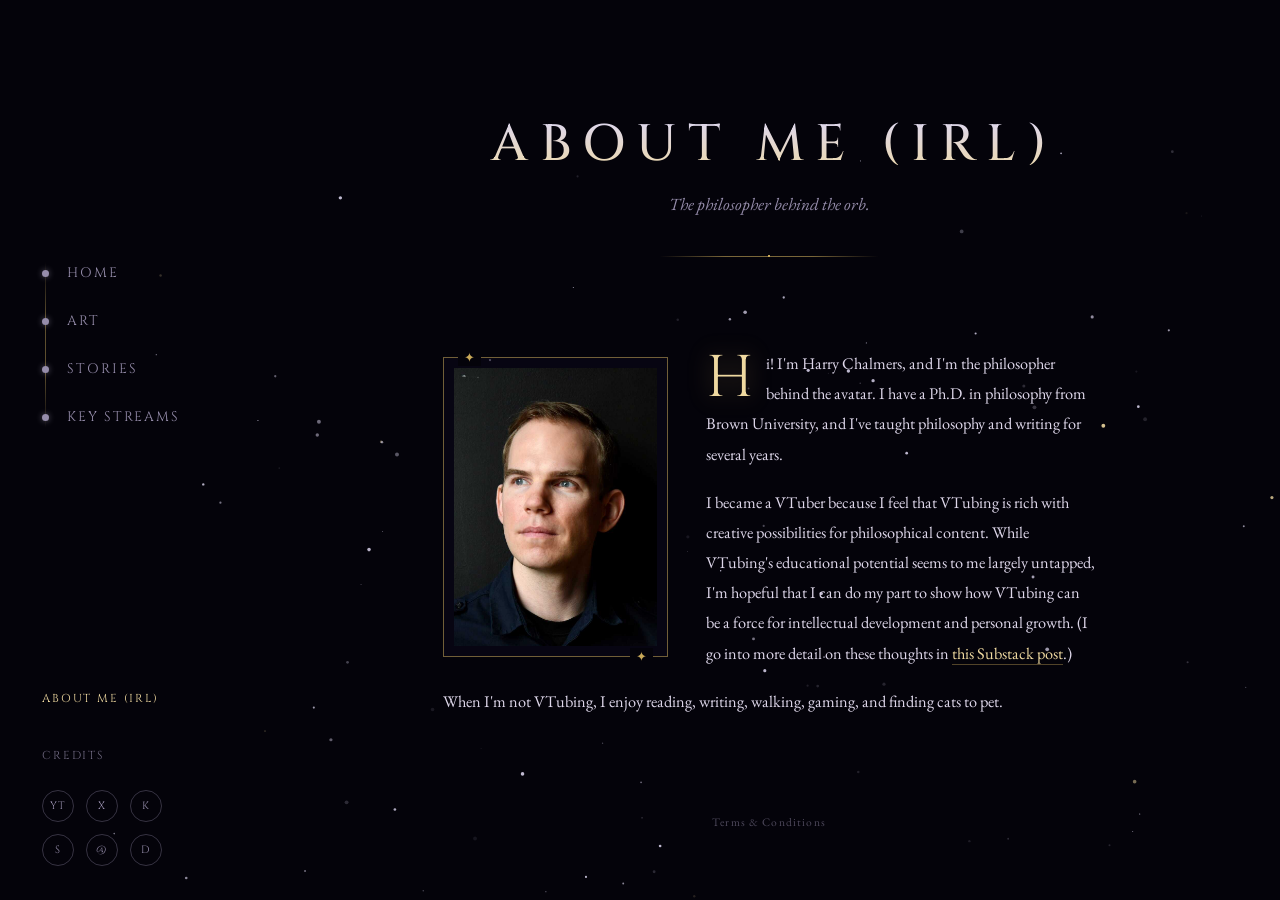
<file: about.html>
<!DOCTYPE html>
<html lang="en">
<head>
<meta charset="UTF-8">
<meta name="viewport" content="width=device-width, initial-scale=1.0">
<title>About Me (IRL) — AXAEON</title>
<meta name="description" content="About Harry Chalmers, the philosopher behind Axaeon.">
<link rel="preconnect" href="https://fonts.googleapis.com">
<link href="https://fonts.googleapis.com/css2?family=Cinzel:wght@400;500;600&family=EB+Garamond:ital,wght@0,400;1,400&display=swap" rel="stylesheet">
<link href="https://api.fontshare.com/v2/css?f[]=author@300,301,400,401,500&display=swap" rel="stylesheet">
<link rel="stylesheet" href="assets/css/style.css">
</head>
<body>

<canvas id="sky"></canvas>

<button class="nav-toggle" id="navToggle" aria-label="Open menu"><span></span><span></span><span></span></button>

<nav class="constellation-nav">
  <div class="nav-main">
    <a href="index.html"><span class="star-node"></span>Home</a>
    <div class="nav-group">
      <a href="art.html"><span class="star-node"></span>Art</a>
      <div class="nav-sub">
        <a href="refs.html"><span class="star-node"></span>Reference Sheets</a>
        <a href="fanart.html"><span class="star-node"></span>Fan Art</a>
      </div>
    </div>
    <a href="stories.html"><span class="star-node"></span>Stories</a>
    <a href="streams.html"><span class="star-node"></span>Key Streams</a>
  </div>
  <div class="nav-bottom">
    <a href="about.html" class="credits-link active">About Me (IRL)</a>
    <a href="credits.html" class="credits-link">Credits</a>
    <div class="socials-col">
      <a href="https://www.youtube.com/@AxaeonVT" title="YouTube">YT</a>
      <a href="https://x.com/AxaeonVT" title="Twitter / X">X</a>
      <a href="https://ko-fi.com/axaeon" title="Ko-fi">K</a>
      <a href="https://noeticpathways.substack.com" title="Substack — Noetic Pathways">S</a>
      <a href="mailto:axaeonchannel@gmail.com" title="Email Axaeon">@</a>
      <a href="https://discordapp.com/users/522607400134508544" title="Discord">D</a>
    </div>
  </div>
</nav>

<main>
  <div class="page-head">
    <h1>ABOUT ME (IRL)</h1>
    <div class="page-sub">The philosopher behind the orb.</div>
    <div class="page-divider"></div>
  </div>

  <section>
    <div class="lore-layout">
      <div class="lore-figure">
        <div class="portrait-frame">
          <img class="portrait-img" src="assets/img/Headshot.png" alt="Harry Chalmers" style="object-position: 62% 28%;">
        </div>
      </div>
      <div class="codex-text">
        <p class="dropcap">
          Hi! I'm Harry Chalmers, and I'm the philosopher behind the avatar. I have a Ph.D. in
          philosophy from Brown University, and I've taught philosophy and writing for several
          years.
        </p>
        <p>
          I became a VTuber because I feel that VTubing is rich with creative possibilities for
          philosophical content. While VTubing's educational potential seems to me largely
          untapped, I'm hopeful that I can do my part to show how VTubing can be a force for
          intellectual development and personal growth. (I go into more detail on these thoughts
          in <a href="https://noeticpathways.substack.com/p/axaeon" target="_blank" rel="noopener">this Substack post</a>.)
        </p>
        <p>
          When I'm not VTubing, I enjoy reading, writing, walking, gaming, and finding cats to pet.
        </p>
      </div>
    </div>
  </section>
</main>

<footer>
  <a href="https://noeticpathways.substack.com/p/d79c85f4-dfdc-4b7f-8a0b-5bd18a248b7e">Terms &amp; Conditions</a>
</footer>

<script src="assets/js/sky.js"></script>
</body>
</html>
</file>
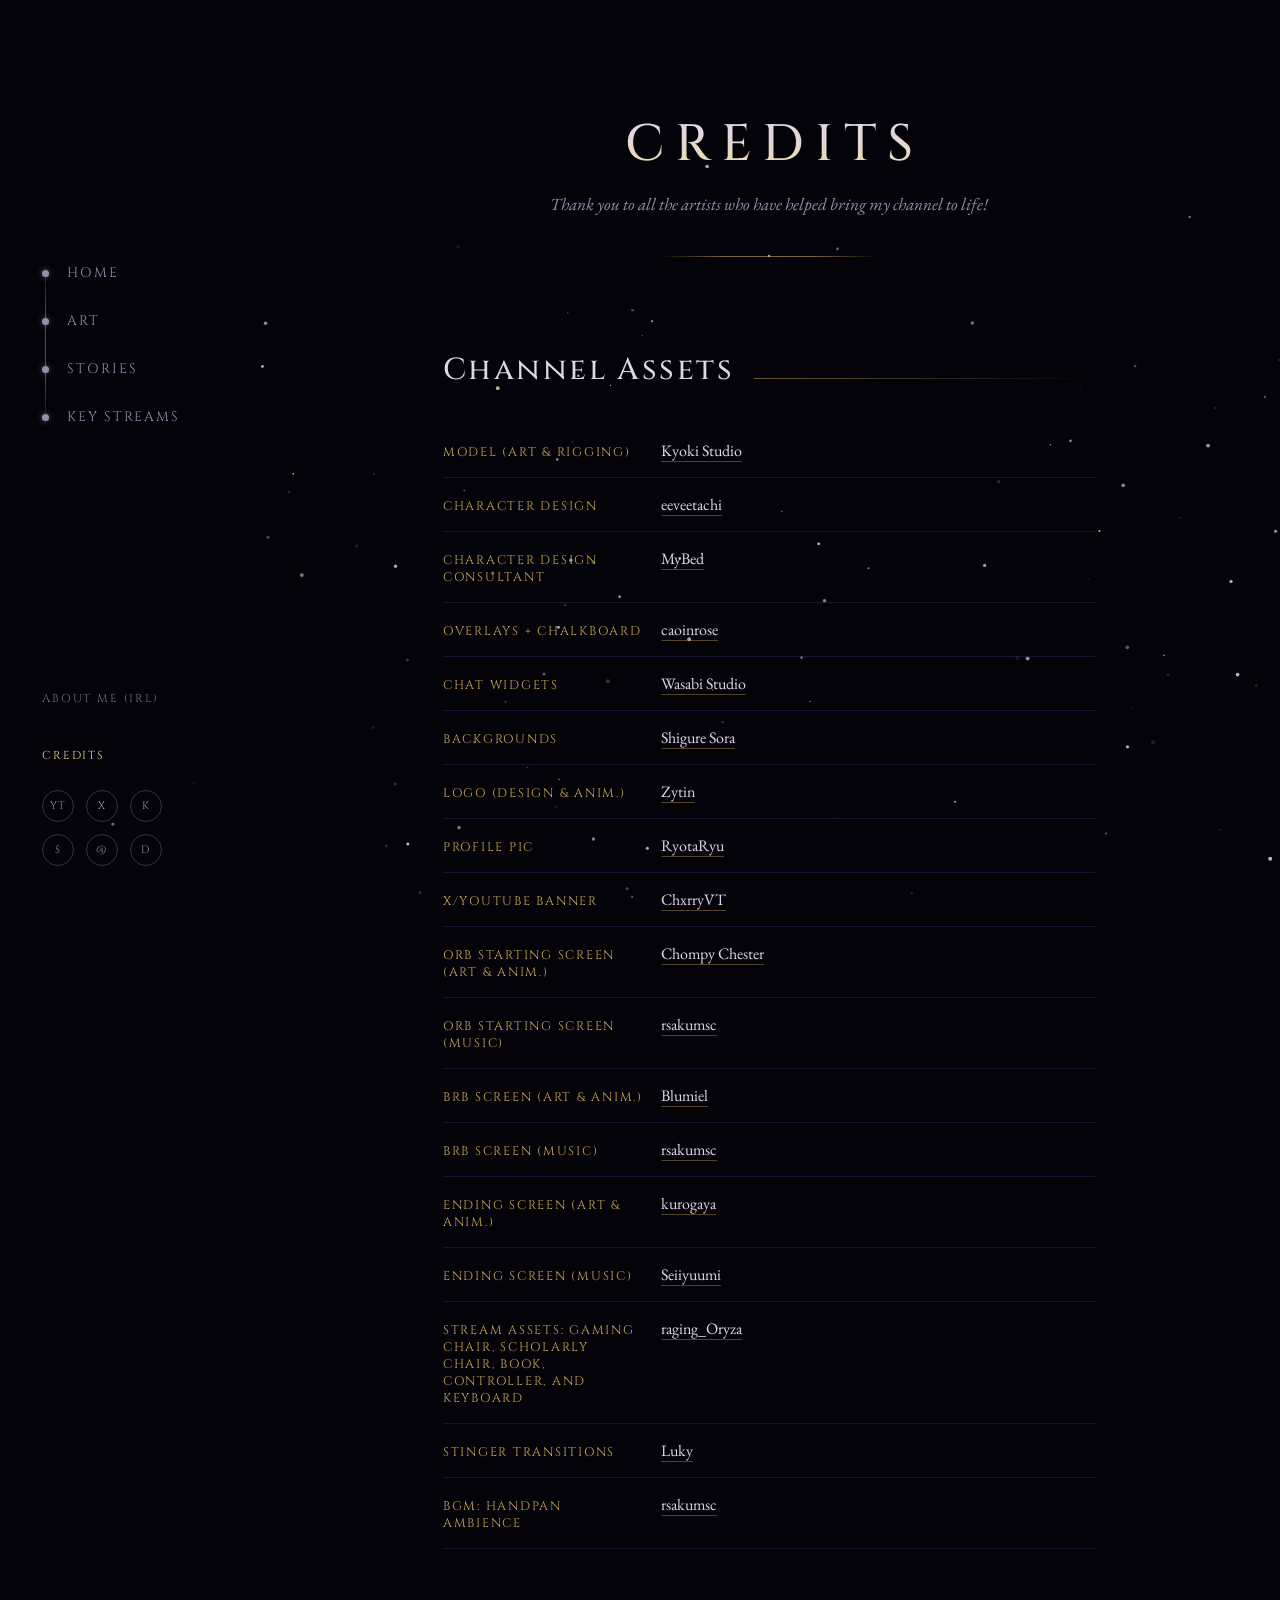
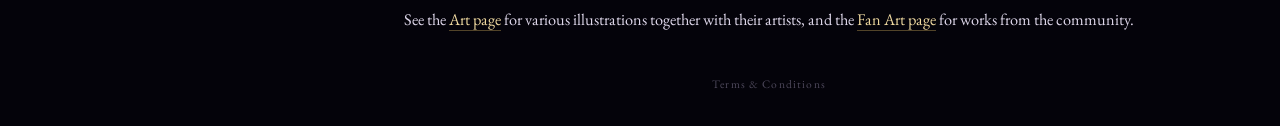
<file: credits.html>
<!DOCTYPE html>
<html lang="en">
<head>
<meta charset="UTF-8">
<meta name="viewport" content="width=device-width, initial-scale=1.0">
<title>Credits — AXAEON</title>
<meta name="description" content="Credits for the artists and creators behind Axaeon's model, art, music, and stream assets.">
<link rel="preconnect" href="https://fonts.googleapis.com">
<link href="https://fonts.googleapis.com/css2?family=Cinzel:wght@400;500;600&family=EB+Garamond:ital,wght@0,400;1,400&display=swap" rel="stylesheet">
<link href="https://api.fontshare.com/v2/css?f[]=author@300,301,400,401,500&display=swap" rel="stylesheet">
<link rel="stylesheet" href="assets/css/style.css">
</head>
<body>

<canvas id="sky"></canvas>

<button class="nav-toggle" id="navToggle" aria-label="Open menu"><span></span><span></span><span></span></button>

<nav class="constellation-nav">
  <div class="nav-main">
    <a href="index.html"><span class="star-node"></span>Home</a>
    <div class="nav-group">
      <a href="art.html"><span class="star-node"></span>Art</a>
      <div class="nav-sub">
        <a href="refs.html"><span class="star-node"></span>Reference Sheets</a>
        <a href="fanart.html"><span class="star-node"></span>Fan Art</a>
      </div>
    </div>
    <a href="stories.html"><span class="star-node"></span>Stories</a>
    <a href="streams.html"><span class="star-node"></span>Key Streams</a>
  </div>
  <div class="nav-bottom">
    <a href="about.html" class="credits-link">About Me (IRL)</a>
    <a href="credits.html" class="credits-link active">Credits</a>
    <div class="socials-col">
      <a href="https://www.youtube.com/@AxaeonVT" title="YouTube">YT</a>
      <a href="https://x.com/AxaeonVT" title="Twitter / X">X</a>
      <a href="https://ko-fi.com/axaeon" title="Ko-fi">K</a>
      <a href="https://noeticpathways.substack.com" title="Substack — Noetic Pathways">S</a>
      <a href="mailto:axaeonchannel@gmail.com" title="Email Axaeon">@</a>
      <a href="https://discordapp.com/users/522607400134508544" title="Discord">D</a>
    </div>
  </div>
</nav>

<main>
  <div class="page-head">
    <h1>CREDITS</h1>
    <div class="page-sub">Thank you to all the artists who have helped bring my channel to life!</div>
    <div class="page-divider"></div>
  </div>

  <section>
    <div class="chapter-heading">
      <h2>Channel Assets</h2>
    </div>
    <ul class="credit-list">
      <li><span class="role">Model (Art &amp; Rigging)</span><span class="who"><a href="https://vgen.co/kyoki_studio" target="_blank" rel="noopener">Kyoki Studio</a></span></li>
      <li><span class="role">Character Design</span><span class="who"><a href="https://vgen.co/eeveetachi" target="_blank" rel="noopener">eeveetachi</a></span></li>
      <li><span class="role">Character Design Consultant</span><span class="who"><a href="https://vgen.co/mybed" target="_blank" rel="noopener">MyBed</a></span></li>
      <li><span class="role">Overlays + Chalkboard</span><span class="who"><a href="https://vgen.co/caoinrose" target="_blank" rel="noopener">caoinrose</a></span></li>
      <li><span class="role">Chat Widgets</span><span class="who"><a href="https://vgen.co/WasabiStudio" target="_blank" rel="noopener">Wasabi Studio</a></span></li>
      <li><span class="role">Backgrounds</span><span class="who"><a href="https://vgen.co/Sora9901dx" target="_blank" rel="noopener">Shigure Sora</a></span></li>
      <li><span class="role">Logo (Design &amp; Anim.)</span><span class="who"><a href="https://vgen.co/Zytin" target="_blank" rel="noopener">Zytin</a></span></li>
      <li><span class="role">Profile Pic</span><span class="who"><a href="https://vgen.co/RyotaRyu" target="_blank" rel="noopener">RyotaRyu</a></span></li>
      <li><span class="role">X/YouTube Banner</span><span class="who"><a href="https://vgen.co/ChxrryVT" target="_blank" rel="noopener">ChxrryVT</a></span></li>
      <li><span class="role">Orb Starting Screen (Art &amp; Anim.)</span><span class="who"><a href="https://vgen.co/ChompyChester" target="_blank" rel="noopener">Chompy Chester</a></span></li>
      <li><span class="role">Orb Starting Screen (Music)</span><span class="who"><a href="https://vgen.co/rsakumsc" target="_blank" rel="noopener">rsakumsc</a></span></li>
      <li><span class="role">BRB Screen (Art &amp; Anim.)</span><span class="who"><a href="https://vgen.co/BlumielArtist" target="_blank" rel="noopener">Blumiel</a></span></li>
      <li><span class="role">BRB Screen (Music)</span><span class="who"><a href="https://vgen.co/rsakumsc" target="_blank" rel="noopener">rsakumsc</a></span></li>
      <li><span class="role">Ending Screen (Art &amp; Anim.)</span><span class="who"><a href="https://vgen.co/kurogaya" target="_blank" rel="noopener">kurogaya</a></span></li>
      <li><span class="role">Ending Screen (Music)</span><span class="who"><a href="https://vgen.co/SeiiYuumi" target="_blank" rel="noopener">Seiiyuumi</a></span></li>
      <li><span class="role">Stream Assets: Gaming Chair, Scholarly Chair, Book, Controller, and Keyboard</span><span class="who"><a href="https://vgen.co/raging_oryza" target="_blank" rel="noopener">raging_Oryza</a></span></li>
      <li><span class="role">Stinger Transitions</span><span class="who"><a href="https://vgen.co/Luky" target="_blank" rel="noopener">Luky</a></span></li>
      <li><span class="role">BGM: Handpan Ambience</span><span class="who"><a href="https://vgen.co/rsakumsc" target="_blank" rel="noopener">rsakumsc</a></span></li>
    </ul>
  </section>

<p style="text-align:center;" class="codex-text">See the <a href="art.html">Art page</a> for various illustrations together with their artists, and the <a href="fanart.html">Fan Art page</a> for works from the community.</p>
</main>

<footer>
  <a href="https://noeticpathways.substack.com/p/d79c85f4-dfdc-4b7f-8a0b-5bd18a248b7e">Terms &amp; Conditions</a>
</footer>

<script src="assets/js/sky.js"></script>
</body>
</html>
</file>
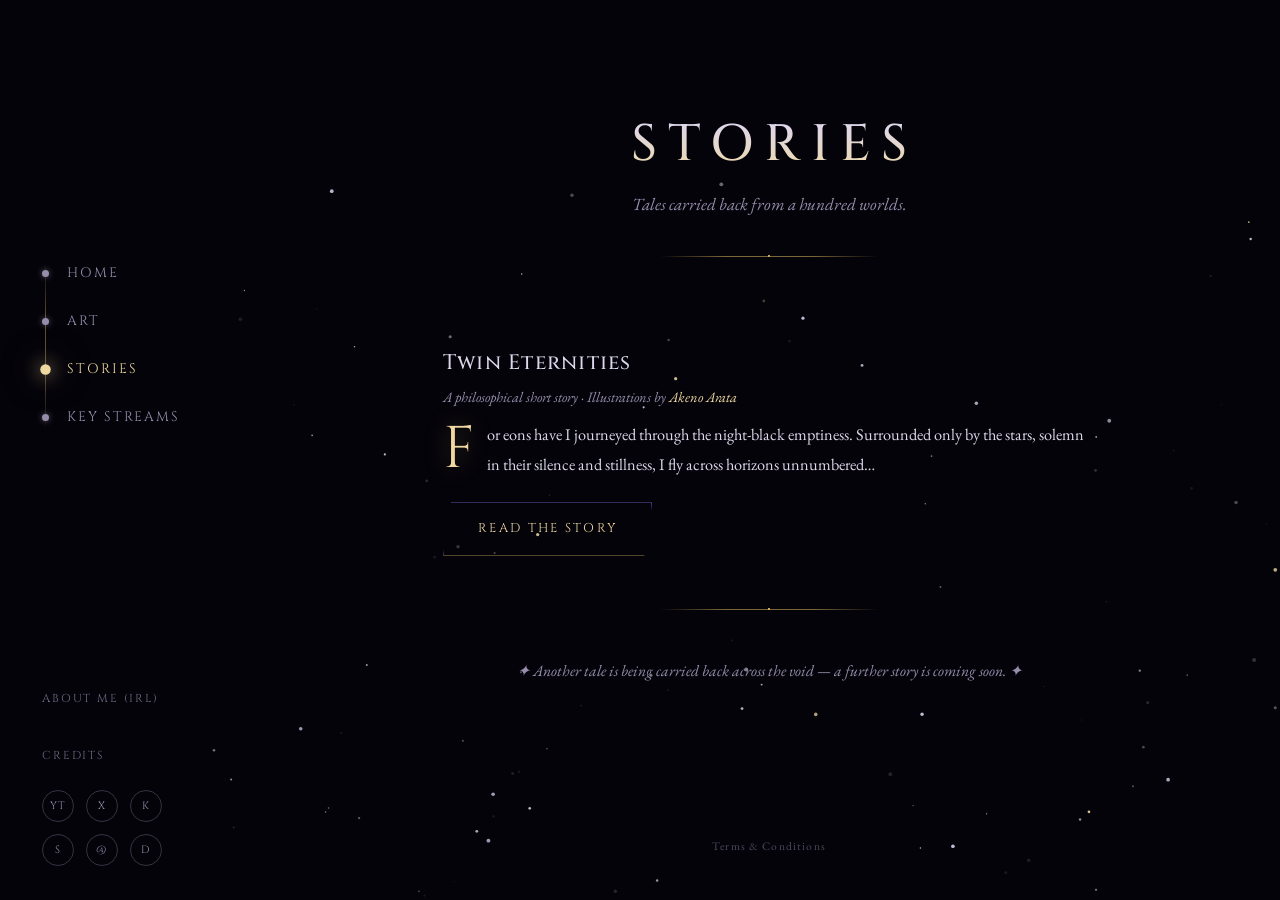
<file: stories.html>
<!DOCTYPE html>
<html lang="en">
<head>
<meta charset="UTF-8">
<meta name="viewport" content="width=device-width, initial-scale=1.0">
<title>Stories — AXAEON</title>
<meta name="description" content="Short stories written by Axaeon, the philosopher VTuber.">
<link rel="preconnect" href="https://fonts.googleapis.com">
<link href="https://fonts.googleapis.com/css2?family=Cinzel:wght@400;500;600&family=EB+Garamond:ital,wght@0,400;1,400&display=swap" rel="stylesheet">
<link href="https://api.fontshare.com/v2/css?f[]=author@300,301,400,401,500&display=swap" rel="stylesheet">
<link rel="stylesheet" href="assets/css/style.css">
</head>
<body>

<canvas id="sky"></canvas>

<button class="nav-toggle" id="navToggle" aria-label="Open menu"><span></span><span></span><span></span></button>

<nav class="constellation-nav">
  <div class="nav-main">
    <a href="index.html"><span class="star-node"></span>Home</a>
    <div class="nav-group">
      <a href="art.html"><span class="star-node"></span>Art</a>
      <div class="nav-sub">
        <a href="refs.html"><span class="star-node"></span>Reference Sheets</a>
        <a href="fanart.html"><span class="star-node"></span>Fan Art</a>
      </div>
    </div>
    <a href="stories.html" class="active"><span class="star-node"></span>Stories</a>
    <a href="streams.html"><span class="star-node"></span>Key Streams</a>
  </div>
  <div class="nav-bottom">
    <a href="about.html" class="credits-link">About Me (IRL)</a>
    <a href="credits.html" class="credits-link">Credits</a>
    <div class="socials-col">
      <a href="https://www.youtube.com/@AxaeonVT" title="YouTube">YT</a>
      <a href="https://x.com/AxaeonVT" title="Twitter / X">X</a>
      <a href="https://ko-fi.com/axaeon" title="Ko-fi">K</a>
      <a href="https://noeticpathways.substack.com" title="Substack — Noetic Pathways">S</a>
      <a href="mailto:axaeonchannel@gmail.com" title="Email Axaeon">@</a>
      <a href="https://discordapp.com/users/522607400134508544" title="Discord">D</a>
    </div>
  </div>
</nav>

<main>
  <div class="page-head">
    <h1>STORIES</h1>
    <div class="page-sub">Tales carried back from a hundred worlds.</div>
    <div class="page-divider"></div>
  </div>

  <section>
    <div class="story-entry">
      <h3><a href="twin-eternities.html" style="color:inherit;text-decoration:none;">Twin Eternities</a></h3>
      <div class="story-meta">A philosophical short story · Illustrations by <a href="https://vgen.co/akenoarata" target="_blank" rel="noopener" style="color:var(--gold-bright);text-decoration:none;">Akeno Arata</a></div>
      <div class="codex-text">
        <p class="dropcap">
          For eons have I journeyed through the night-black emptiness. Surrounded only by the
          stars, solemn in their silence and stillness, I fly across horizons unnumbered&hellip;
        </p>
        <p style="margin-top:22px;">
          <a href="twin-eternities.html" class="btn btn-rune" style="display:inline-block;">Read the Story</a>
        </p>
      </div>
    </div>

    <div class="page-divider"></div>

    <div class="story-entry" style="text-align:center;">
      <div class="marginal" style="border-left:none; text-align:center;">
        ✦ Another tale is being carried back across the void — a further story is coming soon. ✦
      </div>
    </div>
  </section>
</main>

<footer>
  <a href="https://noeticpathways.substack.com/p/d79c85f4-dfdc-4b7f-8a0b-5bd18a248b7e">Terms &amp; Conditions</a>
</footer>

<script src="assets/js/sky.js"></script>
</body>
</html>
</file>
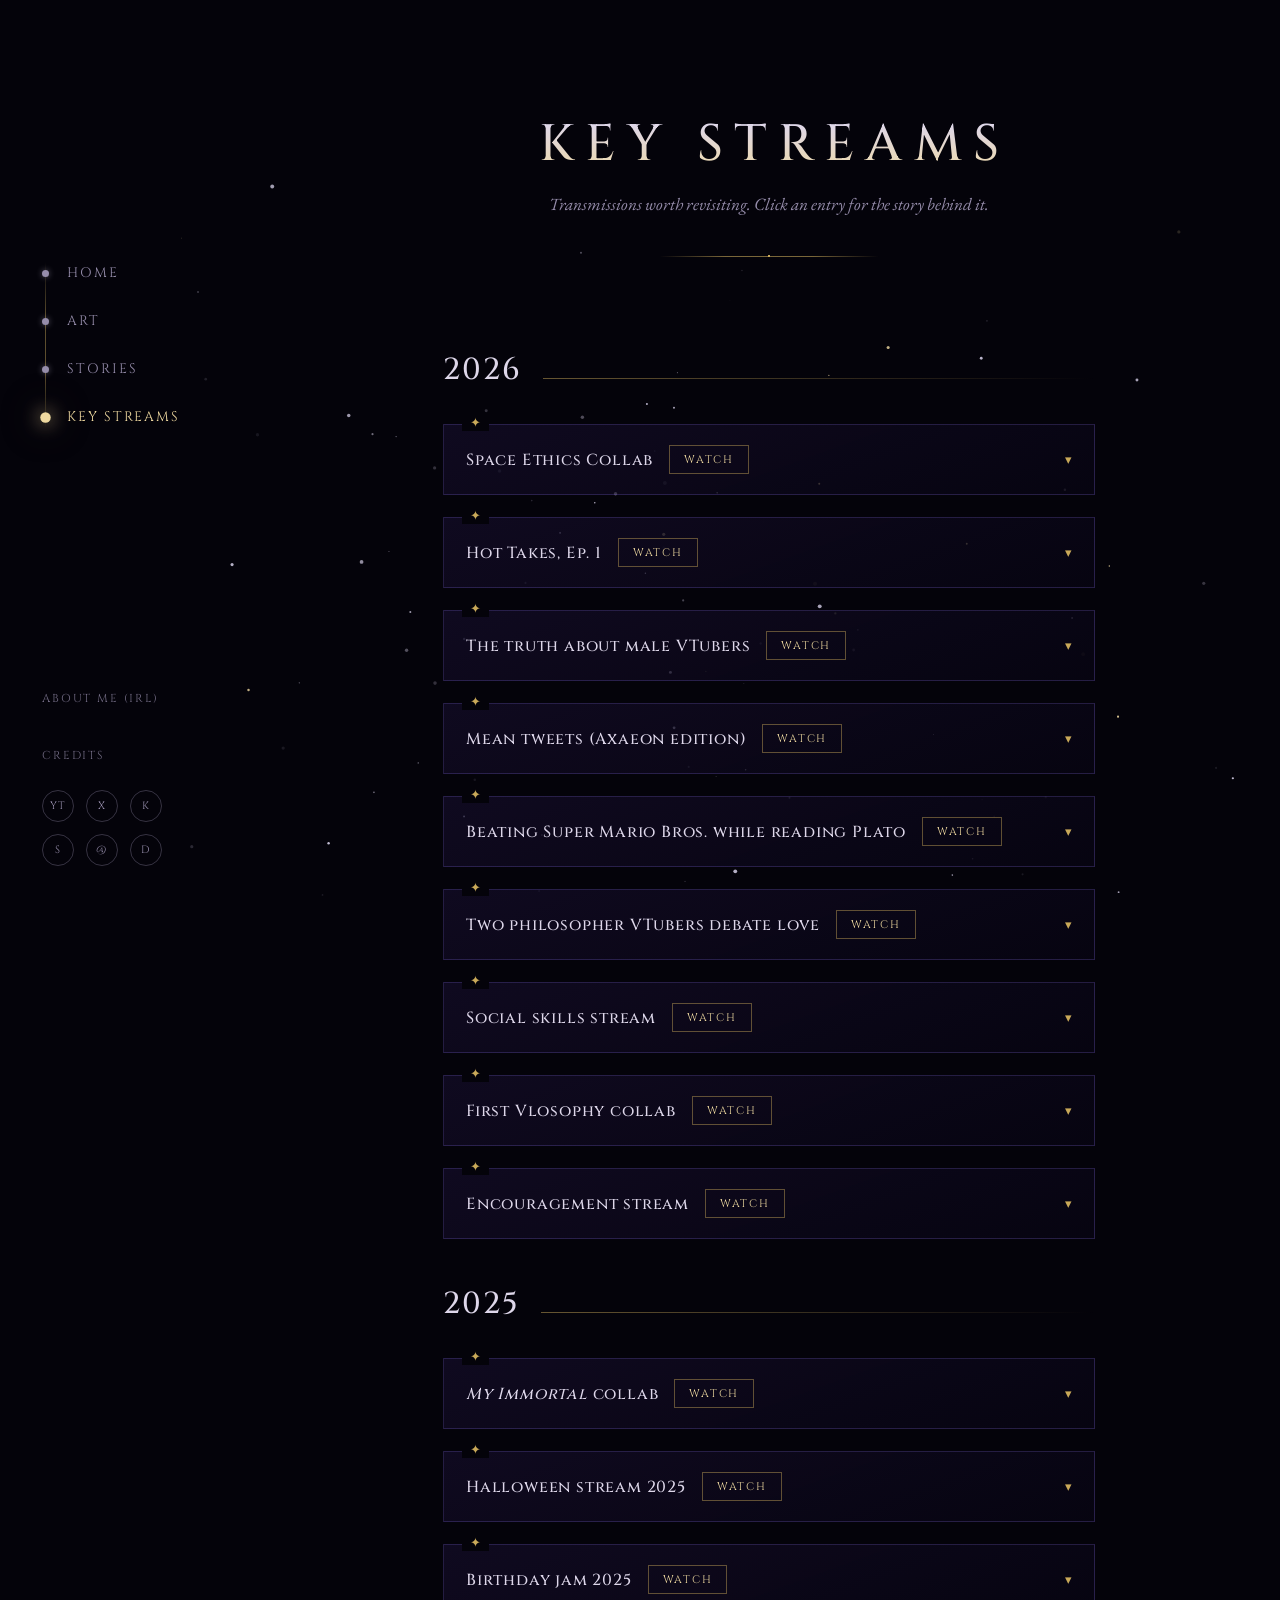
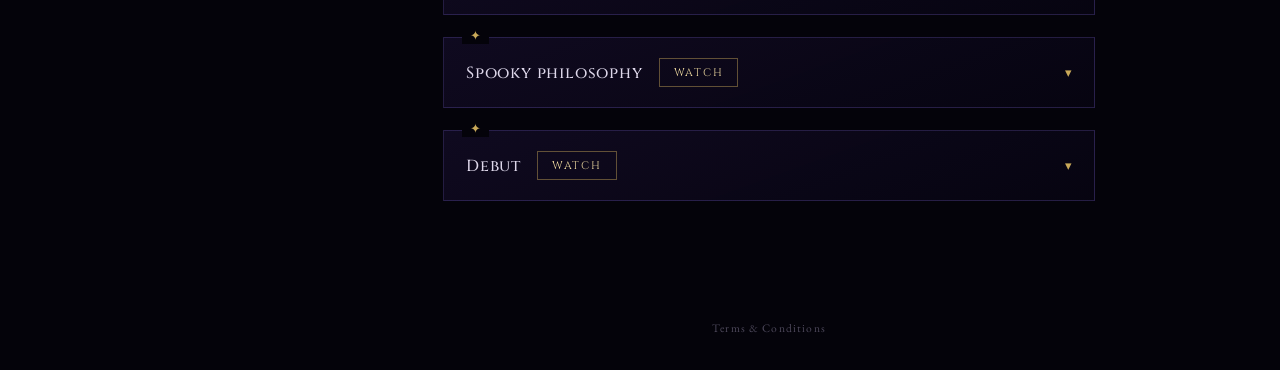
<file: streams.html>
<!DOCTYPE html>
<html lang="en">
<head>
<meta charset="UTF-8">
<meta name="viewport" content="width=device-width, initial-scale=1.0">
<title>Key Streams — AXAEON</title>
<meta name="description" content="Axaeon's most memorable streams — debates, deep dives, collabs, and philosophical gaming nights.">
<link rel="preconnect" href="https://fonts.googleapis.com">
<link href="https://fonts.googleapis.com/css2?family=Cinzel:wght@400;500;600&family=EB+Garamond:ital,wght@0,400;1,400&display=swap" rel="stylesheet">
<link href="https://api.fontshare.com/v2/css?f[]=author@300,301,400,401,500&display=swap" rel="stylesheet">
<link rel="stylesheet" href="assets/css/style.css">
</head>
<body>

<canvas id="sky"></canvas>

<button class="nav-toggle" id="navToggle" aria-label="Open menu"><span></span><span></span><span></span></button>

<nav class="constellation-nav">
  <div class="nav-main">
    <a href="index.html"><span class="star-node"></span>Home</a>
    <div class="nav-group">
      <a href="art.html"><span class="star-node"></span>Art</a>
      <div class="nav-sub">
        <a href="refs.html"><span class="star-node"></span>Reference Sheets</a>
        <a href="fanart.html"><span class="star-node"></span>Fan Art</a>
      </div>
    </div>
    <a href="stories.html"><span class="star-node"></span>Stories</a>
    <a href="streams.html" class="active"><span class="star-node"></span>Key Streams</a>
  </div>
  <div class="nav-bottom">
    <a href="about.html" class="credits-link">About Me (IRL)</a>
    <a href="credits.html" class="credits-link">Credits</a>
    <div class="socials-col">
      <a href="https://www.youtube.com/@AxaeonVT" title="YouTube">YT</a>
      <a href="https://x.com/AxaeonVT" title="Twitter / X">X</a>
      <a href="https://ko-fi.com/axaeon" title="Ko-fi">K</a>
      <a href="https://noeticpathways.substack.com" title="Substack — Noetic Pathways">S</a>
      <a href="mailto:axaeonchannel@gmail.com" title="Email Axaeon">@</a>
      <a href="https://discordapp.com/users/522607400134508544" title="Discord">D</a>
    </div>
  </div>
</nav>

<main>
  <div class="page-head">
    <h1>KEY STREAMS</h1>
    <div class="page-sub">Transmissions worth revisiting. Click an entry for the story behind it.</div>
    <div class="page-divider"></div>
  </div>

  <section class="stream-list">
    <div class="chapter-heading year-heading"><h2>2026</h2></div>

    <details class="stream-note">
      <summary><span class="s-title">Space Ethics Collab</span><a class="s-watch" href="https://www.youtube.com/live/183Tgb_ov6U" target="_blank" rel="noopener">Watch</a></summary>
      <div class="s-embed" data-yt="183Tgb_ov6U"></div>
      <div class="s-blurb">
        Space has often been called "the final frontier"&mdash;but that's usually meant as a
        frontier of distance, of what we can physically reach. There's another frontier hiding
        inside it: an ethical one, mostly unmapped. In this collab, physicist VTuber
        <a href="https://www.youtube.com/@SyzygyAltairCh" target="_blank" rel="noopener">Syzygy "Z" Altair</a>
        and I charted some of that second frontier together&mdash;exploring issues like what we
        may owe to worlds that may never have known life, and more!
      </div>
    </details>

    <details class="stream-note">
      <summary><span class="s-title">Hot Takes, Ep. 1</span><a class="s-watch" href="https://www.youtube.com/live/d_sY-Lrt-EQ" target="_blank" rel="noopener">Watch</a></summary>
      <div class="s-embed" data-yt="d_sY-Lrt-EQ"></div>
      <div class="s-blurb">
        Vlosophy's first philosophical game show stream. If you've ever wanted to see a game show
        mixed with debate, you've come to the right place!
      </div>
    </details>

    <details class="stream-note">
      <summary><span class="s-title">The truth about male VTubers</span><a class="s-watch" href="https://www.youtube.com/live/7IIlfU9giD4" target="_blank" rel="noopener">Watch</a></summary>
      <div class="s-embed" data-yt="7IIlfU9giD4"></div>
      <div class="s-blurb">
        VTubing tends to be a female-dominated medium. So what is the place of male VTubers? In this
        stream, I attempted to chart a moderate path within a debate that often invites extreme
        answers.
      </div>
    </details>

    <details class="stream-note">
      <summary><span class="s-title">Mean tweets (Axaeon edition)</span><a class="s-watch" href="https://www.youtube.com/live/J7LrcqCd7Hs" target="_blank" rel="noopener">Watch</a></summary>
      <div class="s-embed" data-yt="J7LrcqCd7Hs"></div>
      <div class="s-blurb">
        Just about everyone gets mean tweets from time to time, and I'm no exception. This stream is
        a humorous review of some of the ones I've received. (Context: Around the time of this
        stream, some of my philosophical work on the moral status of monogamy and non-monogamy had
        recently gone semi-viral on Twitter. For more info on my work on the topic, see
        <a href="https://www.youtube.com/live/igJk9wXa0Eg" target="_blank" rel="noopener">this stream</a>.)
      </div>
    </details>

    <details class="stream-note">
      <summary><span class="s-title">Beating Super Mario Bros. while reading Plato</span><a class="s-watch" href="https://www.youtube.com/live/Xsz0x7ajmXg" target="_blank" rel="noopener">Watch</a></summary>
      <div class="s-embed" data-yt="Xsz0x7ajmXg"></div>
      <div class="s-blurb">
        We've all played Super Mario Bros.&mdash;but have you played it while doing a dramatic
        reading of a Platonic dialogue? Well, that's the challenge I set for myself in this
        stream! By the end, I was certainly exhausted (but happy).
      </div>
    </details>

    <details class="stream-note">
      <summary><span class="s-title">Two philosopher VTubers debate love</span><a class="s-watch" href="https://www.youtube.com/live/xhp_jr3109w" target="_blank" rel="noopener">Watch</a></summary>
      <div class="s-embed" data-yt="xhp_jr3109w"></div>
      <div class="s-blurb">
        A collab in which Tia Faire and I had a lively debate about topics like the nature of love
        and the moral status of monogamy.
      </div>
    </details>

    <details class="stream-note">
      <summary><span class="s-title">Social skills stream</span><a class="s-watch" href="https://youtube.com/live/9CVeRh3oQTY" target="_blank" rel="noopener">Watch</a></summary>
      <div class="s-embed" data-yt="9CVeRh3oQTY"></div>
      <div class="s-blurb">
        This was an educational stream that I greatly enjoyed. By this point, I'd had some practice
        doing blackboard/lecture-style streams, so I think I was able to handle it all a little more
        smoothly than some of my previous streams of this style. Using the bookcam, drawing things
        on the board, and handling the slideshow, felt very natural, and chat's energetic commentary
        made the whole experience feel like a live classroom. Watching everyone's reactions to the
        videos of the social situations (near the end of the stream) was especially fun. It was also
        an interesting experience to do an educational stream on something other than philosophy.
        Hoping to do more streams inspired by this in the future!
      </div>
    </details>

    <details class="stream-note">
      <summary><span class="s-title">First Vlosophy collab</span><a class="s-watch" href="https://www.youtube.com/watch?v=AL3GTWcSlqc" target="_blank" rel="noopener">Watch</a></summary>
      <div class="s-embed" data-yt="AL3GTWcSlqc"></div>
      <div class="s-blurb">
        First ever collab of the new philosopher VTuber group, with Charis Euphranor and Tia Faire!
        This discussion was a great balance between interesting/intellectual topics (like the
        philosophy of VTubing) and more fun ones (like sharing our impressions of one another).
        Tia's song near the end was also a highlight!
      </div>
    </details>

    <details class="stream-note">
      <summary><span class="s-title">Encouragement stream</span><a class="s-watch" href="https://youtube.com/live/pOZnHkRyYo4" target="_blank" rel="noopener">Watch</a></summary>
      <div class="s-embed" data-yt="pOZnHkRyYo4"></div>
      <div class="s-blurb">
        A stream that meant a lot to me&mdash;one of those ones I don't imagine I'll ever forget.
      </div>
    </details>

    <div class="chapter-heading year-heading"><h2>2025</h2></div>

    <details class="stream-note">
      <summary><span class="s-title"><em>My Immortal</em> collab</span><a class="s-watch" href="https://youtube.com/live/3PATl1o87gI" target="_blank" rel="noopener">Watch</a></summary>
      <div class="s-embed" data-yt="3PATl1o87gI"></div>
      <div class="s-blurb">
        Getting to read arguably the most iconic fanfiction of all time with Charis Euphranor was
        such a treat. Highlights included Charis's "valley girl" voice and the ensuing philosophical
        discussion of how to make sense of "so bad, it's good" art.
      </div>
    </details>

    <details class="stream-note">
      <summary><span class="s-title">Halloween stream 2025</span><a class="s-watch" href="https://youtube.com/live/ZN9Na0472Aw" target="_blank" rel="noopener">Watch</a></summary>
      <div class="s-embed" data-yt="ZN9Na0472Aw"></div>
      <div class="s-blurb">
        My first time trying a holiday stream, and it happened to be on the best holiday of them
        all. Activities included costume changes (including an unfortunate wardrobe malfunction
        where I turned into a witch/succubus&mdash;totally accidentally, I swear!), spooky story
        readings, and, near the end of the stream, a horrific massacre by the ghost of a crazed
        chicken.
      </div>
    </details>

    <details class="stream-note">
      <summary><span class="s-title">Birthday jam 2025</span><a class="s-watch" href="https://www.youtube.com/live/7jsfBN-CedI" target="_blank" rel="noopener">Watch</a></summary>
      <div class="s-embed" data-yt="7jsfBN-CedI"></div>
      <div class="s-blurb">
        This was my first jam session ever, and I was nervous, but it ended up being a lot of fun!
        If you haven't gotten a chance to check it out yet, the jams start at around 16:45.
      </div>
    </details>

    <details class="stream-note">
      <summary><span class="s-title">Spooky philosophy</span><a class="s-watch" href="https://youtube.com/live/zeaaovNSUuc" target="_blank" rel="noopener">Watch</a></summary>
      <div class="s-embed" data-yt="zeaaovNSUuc"></div>
      <div class="s-blurb">
        This was my earliest blackboard/lecture-style stream. Although, as a result, the stream was
        a bit rougher around the edges than my more recent streams, I found it a very fun time.
        Getting to explore how philosophy intersects with whatever is currently going on (in the
        case of that stream, spooky season) is always something I enjoy. Plus, this stream saw my
        first drawing of the Utility Monster, a character who (owing to various devoted fans) has
        come back to make a splash in some of my later streams in ways I didn't at first expect.
      </div>
    </details>

    <details class="stream-note">
      <summary><span class="s-title">Debut</span><a class="s-watch" href="https://youtube.com/live/a4HsUrpnPMI" target="_blank" rel="noopener">Watch</a></summary>
      <div class="s-embed" data-yt="a4HsUrpnPMI"></div>
      <div class="s-blurb">
        My debut was several months in the making, and yet, it was difficult to predict exactly
        what it'd feel like. One thing I wanted was to combine some of the usual debut activities
        (model reveal, introductory slideshow, etc.) with something genuinely different. I decided
        to write a short story ("<a href="twin-eternities.html">Twin Eternities</a>") about some of
        my lore, pair it with a soundtrack and commissioned illustrations, and then read it on
        stream, as that was something I'd never seen done before. All in all, the stream went
        surprisingly smoothly, with no serious scuff. I wanted to start VTubing with a bang, and,
        if I do say so myself, I think that this stream succeeded in that.
      </div>
    </details>
  </section>
</main>

<footer>
  <a href="https://noeticpathways.substack.com/p/d79c85f4-dfdc-4b7f-8a0b-5bd18a248b7e">Terms &amp; Conditions</a>
</footer>

<script src="assets/js/sky.js"></script>
<script src="assets/js/streams.js"></script>
<script>
  document.querySelectorAll('.stream-note').forEach(d => {
    d.addEventListener('toggle', () => {
      const slot = d.querySelector('.s-embed');
      if (d.open && slot && !slot.firstChild) {
        const f = document.createElement('iframe');
        f.src = 'https://www.youtube-nocookie.com/embed/' + slot.dataset.yt;
        f.allow = 'accelerometer; autoplay; clipboard-write; encrypted-media; gyroscope; picture-in-picture; web-share';
        f.allowFullscreen = true;
        f.loading = 'lazy';
        slot.appendChild(f);
      }
    });
  });
</script>
</body>
</html>
</file>
<file: assets/css/style.css>
/* ============================================================
   AXAEON — The Codex of the Orb · shared stylesheet
   ============================================================ */
:root {
  --void: #04030a;
  --ink: #ded7ea;
  --ink-dim: #968dab;
  --gold: #c9a959;
  --gold-bright: #efd9a0;
  --astral: #7e63d1;
}
* { margin: 0; padding: 0; box-sizing: border-box; }
html { scroll-behavior: smooth; }
body {
  background: var(--void);
  color: var(--ink);
  font-family: 'Author', 'EB Garamond', sans-serif;
  font-weight: 300;
  overflow-x: hidden;
}
#sky { position: fixed; inset: 0; z-index: 0; }

/* ---------- Constellation sidebar ---------- */
.constellation-nav {
  position: fixed;
  left: 0; top: 0; bottom: 0;
  width: 258px;
  z-index: 20;
  display: flex;
  flex-direction: column;
  padding: 42px 0 34px 42px;
}
.nav-main {
  position: relative;
  margin: auto 0;
  display: flex;
  flex-direction: column;
}
.nav-main::before {
  content: '';
  position: absolute;
  left: 3px; top: 12px; bottom: 12px;
  width: 1px;
  background: linear-gradient(180deg, transparent, rgba(201,169,89,0.45), rgba(201,169,89,0.45), transparent);
}
.constellation-nav a {
  position: relative;
  display: flex;
  align-items: center;
  gap: 18px;
  padding: 15px 0;
  color: var(--ink-dim);
  text-decoration: none;
  font-size: 0.86rem;
  letter-spacing: 0.14em;
  text-transform: uppercase;
  font-family: 'Cinzel', serif;
  transition: color .3s;
}
.constellation-nav a .star-node {
  width: 7px; height: 7px;
  flex-shrink: 0;
  border-radius: 50%;
  background: var(--ink-dim);
  box-shadow: 0 0 6px rgba(222,215,234,0.4);
  transition: all .3s;
}
.constellation-nav a:hover, .constellation-nav a.active { color: var(--gold-bright); }
.constellation-nav a:hover .star-node, .constellation-nav a.active .star-node {
  background: var(--gold-bright);
  box-shadow: 0 0 12px rgba(239,217,160,0.9), 0 0 26px rgba(201,169,89,0.5);
  transform: scale(1.5);
}
/* Nested sub-links (Art → Reference Sheets / Fan Art) */
.nav-group { display: flex; flex-direction: column; }
.nav-group .nav-sub {
  display: flex;
  flex-direction: column;
  max-height: 0;
  overflow: hidden;
  transition: max-height .45s ease;
}
.nav-group:hover .nav-sub, .nav-group.open .nav-sub { max-height: 200px; }
.nav-sub a {
  padding: 8px 0 8px 22px;
  font-size: 0.66rem;
  letter-spacing: 0.05em;
  gap: 12px;
}
.nav-sub a .star-node {
  width: 5px; height: 5px;
  box-shadow: 0 0 4px rgba(222,215,234,0.35);
}
.nav-bottom {
  display: flex;
  flex-direction: column;
  gap: 12px;
  padding-top: 28px;
}
.nav-bottom .credits-link {
  color: var(--ink-dim);
  opacity: 0.75;
  text-decoration: none;
  font-size: 0.72rem;
  letter-spacing: 0.16em;
  text-transform: uppercase;
  font-family: 'Cinzel', serif;
  transition: color .3s, opacity .3s;
}
.nav-bottom .credits-link:hover { color: var(--gold-bright); opacity: 1; }
.nav-bottom .credits-link.active { color: var(--gold-bright); opacity: 1; }
.socials-col {
  display: flex;
  flex-wrap: wrap;
  gap: 12px;
  max-width: 132px;
}
.socials-col a {
  width: 32px; height: 32px;
  display: grid; place-items: center;
  border: 1px solid rgba(150,141,171,0.35);
  border-radius: 50%;
  color: var(--ink-dim);
  font-size: 0.66rem;
  font-family: 'Cinzel', serif;
  text-decoration: none;
  transition: all .3s;
  padding: 0;
}
.socials-col a:hover {
  color: var(--gold-bright);
  border-color: var(--gold);
  box-shadow: 0 0 14px rgba(201,169,89,0.4);
}

main { position: relative; z-index: 5; margin-left: 258px; }

/* ---------- Hero: the Orb (home) ---------- */
.hero {
  min-height: 100vh;
  display: flex;
  flex-direction: column;
  align-items: center;
  justify-content: center;
  text-align: center;
  padding: 0 5vw;
}
.orb-assembly {
  position: relative;
  width: 300px; height: 300px;
  margin-bottom: 44px;
}
.corona {
  position: absolute;
  inset: 38px;
  border-radius: 50%;
  background: radial-gradient(circle, rgba(110,150,255,0.4) 25%, rgba(126,99,209,0.22) 55%, transparent 72%);
  filter: blur(16px);
  animation: coronaPulse 5s ease-in-out infinite;
}
@keyframes coronaPulse {
  0%,100% { transform: scale(1);    opacity: 0.8; }
  50%     { transform: scale(1.12); opacity: 1; }
}
.orb {
  position: absolute;
  inset: 60px;
  border-radius: 50%;
  overflow: hidden;
  background:
    radial-gradient(circle at 38% 32%,
      rgba(255,255,255,0.98) 0%,
      rgba(170,215,255,0.95) 9%,
      rgba(96,140,255,0.85) 28%,
      rgba(120,80,230,0.9) 52%,
      rgba(70,45,170,0.92) 74%,
      rgba(40,24,110,0.85) 100%);
  box-shadow: inset -14px -18px 50px rgba(10,6,30,0.4);
  -webkit-mask-image: radial-gradient(circle closest-side, #000 78%, transparent 98%);
  mask-image: radial-gradient(circle closest-side, #000 78%, transparent 98%);
  animation: breathe 6s ease-in-out infinite;
  transition: transform .6s cubic-bezier(.2,.8,.3,1);
}
.orb-halo {
  position: absolute;
  inset: 8px;
  border-radius: 50%;
  background: radial-gradient(circle,
    rgba(110,150,255,0.4) 28%,
    rgba(120,110,230,0.26) 48%,
    rgba(126,99,209,0.12) 63%,
    rgba(126,99,209,0.04) 72%,
    transparent 80%);
  filter: blur(6px);
  transition: transform .6s cubic-bezier(.2,.8,.3,1);
}
.orb::before {
  content: '';
  position: absolute;
  inset: -30%;
  background: conic-gradient(from 0deg,
    transparent 0deg,
    rgba(140,195,255,0.55) 40deg,
    transparent 95deg,
    rgba(170,115,255,0.5) 160deg,
    transparent 225deg,
    rgba(95,145,255,0.48) 300deg,
    transparent 360deg);
  filter: blur(18px);
  mix-blend-mode: screen;
  animation: spin 13s linear infinite;
}
.orb::after {
  content: '';
  position: absolute;
  inset: -18%;
  background: conic-gradient(from 180deg,
    transparent 0deg,
    rgba(205,160,255,0.42) 60deg,
    transparent 135deg,
    rgba(120,180,255,0.46) 230deg,
    transparent 310deg);
  filter: blur(12px);
  mix-blend-mode: screen;
  animation: spin 8s linear infinite reverse;
}
@keyframes breathe {
  0%,100% { filter: brightness(1) saturate(1); }
  50%     { filter: brightness(1.25) saturate(1.15); }
}
.orb .surface {
  position: absolute;
  inset: -12%;
  border-radius: 50%;
  background-image: url("data:image/svg+xml,%3Csvg xmlns='http://www.w3.org/2000/svg' width='320' height='320'%3E%3Cfilter id='n'%3E%3CfeTurbulence type='fractalNoise' baseFrequency='0.028' numOctaves='4' seed='7'/%3E%3CfeColorMatrix type='saturate' values='0'/%3E%3C/filter%3E%3Crect width='100%25' height='100%25' filter='url(%23n)'/%3E%3C/svg%3E");
  background-size: cover;
  opacity: 0.5;
  mix-blend-mode: soft-light;
  animation: spin 70s linear infinite;
}
.orb .surface.fine {
  inset: -6%;
  background-image: url("data:image/svg+xml,%3Csvg xmlns='http://www.w3.org/2000/svg' width='320' height='320'%3E%3Cfilter id='n'%3E%3CfeTurbulence type='fractalNoise' baseFrequency='0.09' numOctaves='3' seed='21'/%3E%3CfeColorMatrix type='saturate' values='0'/%3E%3C/filter%3E%3Crect width='100%25' height='100%25' filter='url(%23n)'/%3E%3C/svg%3E");
  opacity: 0.28;
  mix-blend-mode: overlay;
  animation: spin 45s linear infinite reverse;
}
.ring-text {
  position: absolute;
  inset: 0;
  animation: spin 40s linear infinite;
}
@keyframes spin { to { transform: rotate(360deg); } }
.ring-text text {
  font-family: 'Cinzel', serif;
  font-size: 11.5px;
  letter-spacing: 4px;
  fill: var(--gold);
  opacity: 0.85;
}
.halo-ring {
  position: absolute;
  inset: 26px;
  border-radius: 50%;
  border: 1px solid rgba(201,169,89,0.22);
  animation: spin 90s linear infinite reverse;
}
.halo-ring::after {
  content: '';
  position: absolute;
  top: -3px; left: 50%;
  width: 5px; height: 5px;
  border-radius: 50%;
  background: var(--gold-bright);
  box-shadow: 0 0 10px rgba(239,217,160,0.9);
}
.hero-logo {
  width: min(720px, 88vw);
  aspect-ratio: 8 / 3;
  object-fit: cover;
  filter: brightness(0.8) drop-shadow(0 0 26px rgba(126,99,209,0.28));
}
.hero h1 {
  font-family: 'Cinzel', serif;
  font-weight: 500;
  font-size: clamp(3rem, 7vw, 5.4rem);
  letter-spacing: 0.28em;
  padding-left: 0.28em;
  background: linear-gradient(180deg, var(--ink) 20%, var(--gold-bright) 100%);
  -webkit-background-clip: text;
  background-clip: text;
  color: transparent;
  text-shadow: 0 0 60px rgba(201,169,89,0.25);
}
.hero .tagline {
  margin-top: 20px;
  font-family: 'EB Garamond', serif;
  font-style: italic;
  font-size: 1.22rem;
  color: var(--ink-dim);
  letter-spacing: 0.06em;
}
.hero .divider, .page-divider {
  margin: 34px auto 30px;
  width: 220px; height: 14px;
  background:
    radial-gradient(circle 3px at center, var(--gold) 40%, transparent 42%) center / 14px 14px no-repeat,
    linear-gradient(90deg, transparent, rgba(201,169,89,0.6) 30%, rgba(201,169,89,0.6) 70%, transparent) center / 100% 1px no-repeat;
}
.cta-row { display: flex; gap: 18px; flex-wrap: wrap; justify-content: center; }
.btn {
  font-family: 'Cinzel', serif;
  font-size: 0.8rem;
  letter-spacing: 0.18em;
  text-transform: uppercase;
  text-decoration: none;
  padding: 14px 34px;
  transition: all .35s;
}
.btn-seal {
  color: #120c26;
  background: linear-gradient(120deg, var(--gold), var(--gold-bright));
  clip-path: polygon(8px 0, 100% 0, calc(100% - 8px) 100%, 0 100%);
}
.btn-seal:hover { box-shadow: 0 0 34px rgba(201,169,89,0.55); transform: translateY(-2px); }
.btn-rune {
  color: var(--ink);
  border: 1px solid rgba(126,99,209,0.55);
  clip-path: polygon(8px 0, 100% 0, calc(100% - 8px) 100%, 0 100%);
}
.btn-rune:hover { background: rgba(126,99,209,0.15); border-color: var(--astral); transform: translateY(-2px); }

/* ---------- Subpage header ---------- */
.page-head {
  padding: 110px 5vw 0;
  text-align: center;
}
.page-head h1 {
  font-family: 'Cinzel', serif;
  font-weight: 500;
  font-size: clamp(2rem, 4.4vw, 3.2rem);
  letter-spacing: 0.22em;
  padding-left: 0.22em;
  background: linear-gradient(180deg, var(--ink) 20%, var(--gold-bright) 100%);
  -webkit-background-clip: text;
  background-clip: text;
  color: transparent;
}
.page-head .page-sub {
  margin-top: 14px;
  font-family: 'EB Garamond', serif;
  font-style: italic;
  font-size: 1.08rem;
  color: var(--ink-dim);
}

/* ---------- Codex sections ---------- */
section {
  max-width: 780px;
  margin: 0 auto;
  padding: 56px 5vw;
}
section.wide { max-width: 1040px; }
.chapter-heading {
  display: flex;
  align-items: baseline;
  gap: 20px;
  margin-bottom: 34px;
}
.chapter-heading .numeral {
  font-family: 'Cinzel', serif;
  font-size: 1rem;
  color: var(--gold);
  letter-spacing: 0.2em;
}
.chapter-heading h2 {
  font-family: 'Cinzel', serif;
  font-weight: 500;
  font-size: 1.9rem;
  letter-spacing: 0.08em;
}
.chapter-heading::after {
  content: '';
  flex: 1;
  height: 1px;
  background: linear-gradient(90deg, rgba(201,169,89,0.5), transparent);
}
.lore-layout::after { content: ''; display: block; clear: both; }
.lore-figure {
  float: left;
  width: 225px;
  margin: 8px 38px 16px 0;
}
@media (max-width: 680px) {
  .lore-figure { float: none; width: auto; max-width: 260px; margin: 0 auto 28px; }
}
.portrait-frame {
  position: relative;
  aspect-ratio: 3 / 4;
  border: 1px solid rgba(201,169,89,0.55);
  padding: 10px;
  background: rgba(10,7,24,0.6);
}
.portrait-frame::before, .portrait-frame::after {
  content: '✦';
  position: absolute;
  color: var(--gold);
  font-size: 0.8rem;
  background: var(--void);
  padding: 0 6px;
}
.portrait-frame::before { top: -9px; left: 14px; }
.portrait-frame::after  { bottom: -9px; right: 14px; }
.portrait-img {
  display: block;
  width: 100%;
  height: 100%;
  object-fit: cover;
  object-position: 50% 22%;
}
.portrait-inner {
  width: 100%; height: 100%;
  display: flex;
  flex-direction: column;
  align-items: center;
  justify-content: center;
  gap: 12px;
  background:
    radial-gradient(circle at 50% 34%, rgba(126,99,209,0.3) 0%, transparent 55%),
    linear-gradient(165deg, #191038, #0a0618);
  color: var(--ink-dim);
  font-size: 0.72rem;
  letter-spacing: 0.2em;
  text-transform: uppercase;
  font-family: 'Cinzel', serif;
  text-align: center;
}
.portrait-inner .mini-orb {
  width: 44px; height: 44px;
  border-radius: 50%;
  background: radial-gradient(circle at 38% 32%, #fff 0%, #aad7ff 18%, #6e8cff 45%, #26165f 80%);
  box-shadow: 0 0 18px rgba(110,150,255,0.6);
}
.codex-text {
  font-size: 1.02rem;
  line-height: 1.85;
  color: var(--ink);
}
.codex-text p + p { margin-top: 18px; }
.codex-text a { color: var(--gold-bright); text-decoration: none; border-bottom: 1px solid rgba(201,169,89,0.4); transition: border-color .3s; }
.codex-text a:hover { border-color: var(--gold-bright); }
.codex-text .dropcap::first-letter {
  font-family: 'Cinzel', serif;
  font-size: 3.6em;
  float: left;
  line-height: 0.82;
  padding: 6px 12px 0 0;
  color: var(--gold-bright);
  text-shadow: 0 0 24px rgba(201,169,89,0.4);
}
.marginal {
  overflow: hidden;
  margin-top: 26px;
  padding: 14px 20px;
  border-left: 2px solid rgba(201,169,89,0.5);
  font-family: 'EB Garamond', serif;
  font-style: italic;
  font-size: 0.98rem;
  color: var(--ink-dim);
}
.stream-scroll {
  display: grid;
  grid-template-columns: repeat(auto-fit, minmax(200px, 1fr));
  gap: 22px;
  margin-top: 10px;
}
.relic {
  position: relative;
  display: block;
  text-decoration: none;
  color: inherit;
  padding: 24px 22px 20px;
  background: linear-gradient(160deg, rgba(20,14,42,0.7), rgba(8,5,18,0.8));
  border: 1px solid rgba(126,99,209,0.25);
  transition: transform .3s, border-color .3s, box-shadow .3s;
}
.relic::before {
  content: '✦';
  position: absolute;
  top: -11px; left: 18px;
  color: var(--gold);
  background: var(--void);
  padding: 0 8px;
  font-size: 0.8rem;
}
.relic:hover {
  transform: translateY(-5px);
  border-color: rgba(201,169,89,0.55);
  box-shadow: 0 16px 36px rgba(0,0,0,0.55);
}
.relic h4 { font-family: 'Cinzel', serif; font-weight: 500; font-size: 0.95rem; letter-spacing: 0.04em; margin-bottom: 8px; }
.relic span { font-size: 0.85rem; color: var(--ink-dim); font-style: italic; }
.relic .thumb {
  aspect-ratio: 16 / 9;
  margin: -24px -22px 16px;
  display: block;
  object-fit: cover;
  width: calc(100% + 44px);
  border-bottom: 1px solid rgba(126,99,209,0.25);
}

/* ---------- Art gallery ---------- */
.gallery {
  columns: 2;
  column-gap: 26px;
}
@media (max-width: 760px) { .gallery { columns: 1; } }
.artwork {
  break-inside: avoid;
  margin-bottom: 26px;
  position: relative;
  border: 1px solid rgba(201,169,89,0.4);
  padding: 10px;
  background: rgba(10,7,24,0.6);
  transition: border-color .3s, box-shadow .3s;
}
.artwork:hover { border-color: rgba(201,169,89,0.8); box-shadow: 0 14px 40px rgba(0,0,0,0.55); }
.artwork::before {
  content: '✦';
  position: absolute;
  top: -9px; left: 14px;
  color: var(--gold);
  font-size: 0.8rem;
  background: var(--void);
  padding: 0 6px;
}
.artwork img { display: block; width: 100%; height: auto; cursor: zoom-in; }
.artwork figcaption {
  padding: 12px 4px 4px;
  font-size: 0.85rem;
  color: var(--ink-dim);
  font-style: italic;
  font-family: 'EB Garamond', serif;
  display: flex;
  justify-content: space-between;
  gap: 12px;
  flex-wrap: wrap;
}
.artwork figcaption .title { color: var(--ink); font-style: normal; font-family: 'Author', sans-serif; font-size: 0.88rem; }
.artwork figcaption a { color: var(--gold-bright); text-decoration: none; border-bottom: 1px solid rgba(201,169,89,0.4); }
.artwork figcaption a:hover { border-color: var(--gold-bright); }

/* Paging ("Show more") — art galleries and key streams */
.artwork.is-hidden, .stream-note.is-hidden, .year-heading.is-hidden { display: none; }
.year-heading { margin-top: 44px; }
.year-heading:first-child { margin-top: 0; }
.gallery-more { display: flex; justify-content: center; margin: 10px 0 30px; }
.gallery-more .btn { background: transparent; cursor: pointer; }

/* Lightbox */
.lightbox {
  position: fixed; inset: 0; z-index: 100;
  display: none;
  align-items: center; justify-content: center;
  background: rgba(4,3,10,0.92);
  padding: 4vh 4vw;
  cursor: zoom-out;
}
.lightbox.open { display: flex; }
.lightbox img { max-width: 100%; max-height: 100%; box-shadow: 0 0 80px rgba(126,99,209,0.35); }

/* ---------- Credits list ---------- */
.credit-list { list-style: none; }
.credit-list li {
  display: flex;
  align-items: baseline;
  gap: 18px;
  padding: 16px 0;
  border-bottom: 1px solid rgba(126,99,209,0.18);
}
.credit-list .role {
  flex-shrink: 0;
  width: 200px;
  font-family: 'Cinzel', serif;
  font-size: 0.78rem;
  letter-spacing: 0.14em;
  text-transform: uppercase;
  color: var(--gold);
}
.credit-list .who { font-size: 1rem; }
.credit-list .who a { color: var(--ink); text-decoration: none; border-bottom: 1px solid rgba(201,169,89,0.4); transition: color .3s, border-color .3s; }
.credit-list .who a:hover { color: var(--gold-bright); border-color: var(--gold-bright); }
@media (max-width: 620px) {
  .credit-list li { flex-direction: column; gap: 4px; }
  .credit-list .role { width: auto; }
}

/* Story illustrations (full-width figures within the codex column) */
.story-illus {
  margin: 36px 0;
  border: 1px solid rgba(201,169,89,0.4);
  padding: 9px;
  background: rgba(10,7,24,0.6);
}
.story-illus img { display: block; width: 100%; height: auto; }
.story-title {
  font-family: 'Cinzel', serif;
  font-weight: 500;
  font-size: 1.6rem;
  letter-spacing: 0.1em;
  text-align: center;
  margin-bottom: 8px;
}
.story-byline {
  text-align: center;
  font-family: 'EB Garamond', serif;
  font-style: italic;
  color: var(--ink-dim);
  font-size: 0.95rem;
  margin-bottom: 34px;
}
.story-byline a { color: var(--gold-bright); text-decoration: none; border-bottom: 1px solid rgba(201,169,89,0.4); }
.story-byline a:hover { border-color: var(--gold-bright); }

/* ---------- Story entries ---------- */
.story-entry { margin-bottom: 46px; }
.story-entry h3 {
  font-family: 'Cinzel', serif;
  font-weight: 500;
  font-size: 1.3rem;
  letter-spacing: 0.06em;
  margin-bottom: 10px;
}
.story-entry .story-meta {
  font-family: 'EB Garamond', serif;
  font-style: italic;
  font-size: 0.9rem;
  color: var(--ink-dim);
  margin-bottom: 14px;
}

/* ---------- Key Streams: collapsible notes ---------- */
.stream-note {
  position: relative;
  margin-bottom: 22px;
  background: linear-gradient(160deg, rgba(20,14,42,0.7), rgba(8,5,18,0.8));
  border: 1px solid rgba(126,99,209,0.25);
  transition: border-color .3s, box-shadow .3s;
}
.stream-note::before {
  content: '✦';
  position: absolute;
  top: -11px; left: 18px;
  color: var(--gold);
  background: var(--void);
  padding: 0 8px;
  font-size: 0.8rem;
}
.stream-note:hover { border-color: rgba(201,169,89,0.55); box-shadow: 0 10px 28px rgba(0,0,0,0.45); }
.stream-note summary {
  list-style: none;
  cursor: pointer;
  display: flex;
  align-items: center;
  gap: 16px;
  padding: 20px 22px;
}
.stream-note summary::-webkit-details-marker { display: none; }
.stream-note summary::after {
  content: '▾';
  margin-left: auto;
  color: var(--gold);
  font-size: 0.8rem;
  transition: transform .3s;
}
.stream-note[open] summary::after { transform: rotate(180deg); }
.stream-note .s-title {
  font-family: 'Cinzel', serif;
  font-weight: 500;
  font-size: 1rem;
  letter-spacing: 0.05em;
}
.stream-note .s-watch {
  flex-shrink: 0;
  font-family: 'Cinzel', serif;
  font-size: 0.68rem;
  letter-spacing: 0.16em;
  text-transform: uppercase;
  color: var(--gold-bright);
  text-decoration: none;
  border: 1px solid rgba(201,169,89,0.45);
  padding: 6px 14px;
  transition: all .3s;
}
.stream-note .s-watch:hover { background: rgba(201,169,89,0.15); box-shadow: 0 0 14px rgba(201,169,89,0.3); }
.stream-note .s-embed { padding: 0 22px; }
.stream-note .s-embed iframe {
  display: block;
  width: 100%;
  aspect-ratio: 16 / 9;
  border: 0;
  margin-bottom: 18px;
  background: #000;
}
.stream-note .s-blurb {
  padding: 0 22px 20px;
  color: var(--ink-dim);
  font-size: 0.95rem;
  line-height: 1.75;
}
.stream-note .s-blurb a { color: var(--gold-bright); text-decoration: none; border-bottom: 1px solid rgba(201,169,89,0.4); }
@media (max-width: 560px) {
  .stream-note summary { flex-wrap: wrap; gap: 10px; }
}

.placeholder-note {
  display: inline-block;
  margin-top: 8px;
  padding: 6px 14px;
  background: rgba(201,169,89,0.08);
  border: 1px dashed rgba(201,169,89,0.4);
  color: var(--gold);
  font-size: 0.75rem;
  letter-spacing: 0.05em;
}

footer {
  position: relative;
  z-index: 5;
  margin-left: 258px;
  text-align: center;
  padding: 40px 5vw 34px;
  font-size: 0.8rem;
  color: var(--ink-dim);
}
footer a {
  color: var(--ink-dim);
  opacity: 0.5;
  text-decoration: none;
  font-size: 0.72rem;
  letter-spacing: 0.1em;
  transition: opacity .3s, color .3s;
}
footer a:hover { opacity: 1; color: var(--gold); }

/* ---------- Mobile nav ---------- */
.nav-toggle {
  display: none;
  position: fixed;
  top: 16px; left: 16px;
  z-index: 40;
  width: 44px; height: 44px;
  background: rgba(10,7,24,0.85);
  border: 1px solid rgba(201,169,89,0.5);
  border-radius: 8px;
  cursor: pointer;
  align-items: center;
  justify-content: center;
  flex-direction: column;
  gap: 5px;
  padding: 0;
}
.nav-toggle span {
  display: block;
  width: 20px; height: 2px;
  background: var(--gold-bright);
  transition: transform .3s, opacity .3s;
}
.nav-toggle.open span:nth-child(1) { transform: translateY(7px) rotate(45deg); }
.nav-toggle.open span:nth-child(2) { opacity: 0; }
.nav-toggle.open span:nth-child(3) { transform: translateY(-7px) rotate(-45deg); }

@media (max-width: 860px) {
  .nav-toggle { display: flex; }
  .constellation-nav {
    transform: translateX(-105%);
    transition: transform .35s ease;
    width: min(300px, 84vw);
    background: rgba(6,4,14,0.97);
    border-right: 1px solid rgba(201,169,89,0.25);
    z-index: 35;
    padding: 74px 0 30px 34px;
    overflow-y: auto;
  }
  .constellation-nav.open { transform: translateX(0); }
  /* No hover on touch screens: keep sub-links always visible */
  .nav-group .nav-sub { max-height: 200px; }
  main, footer { margin-left: 0; }
}
</file>
